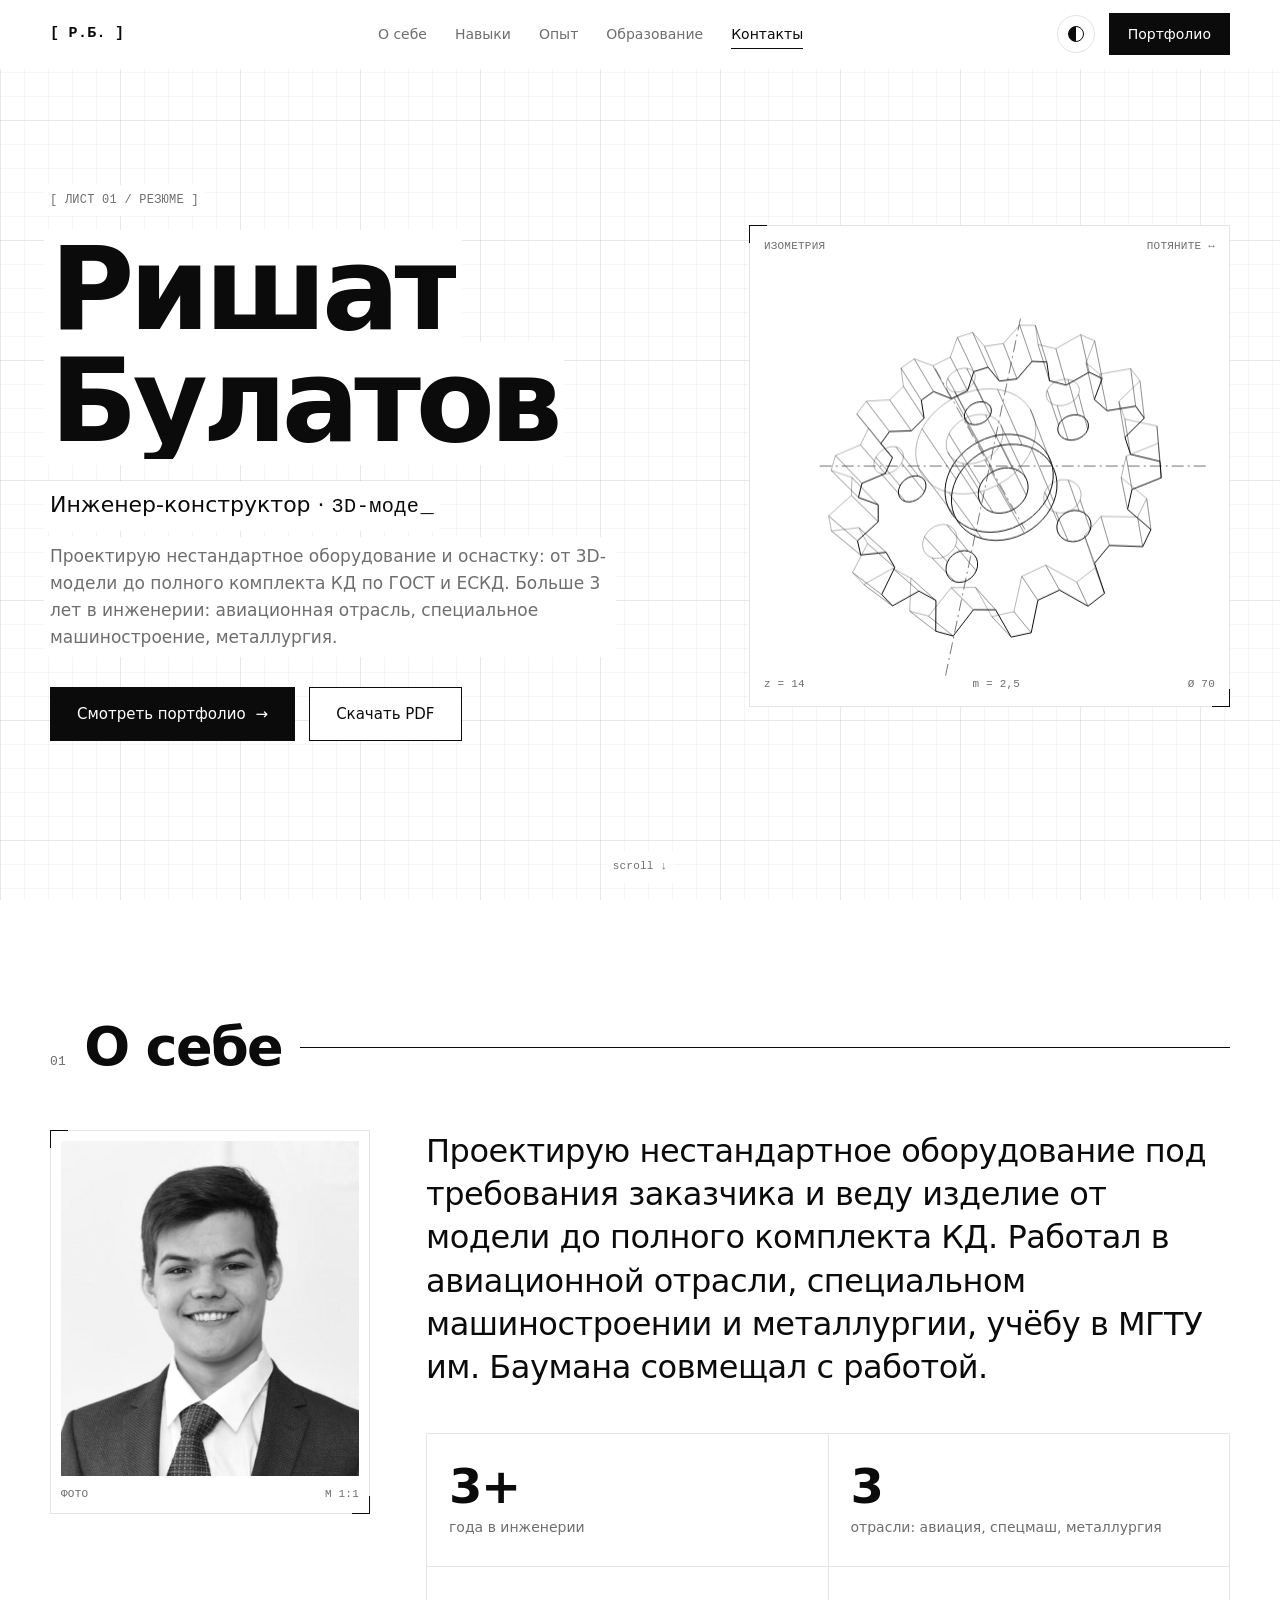
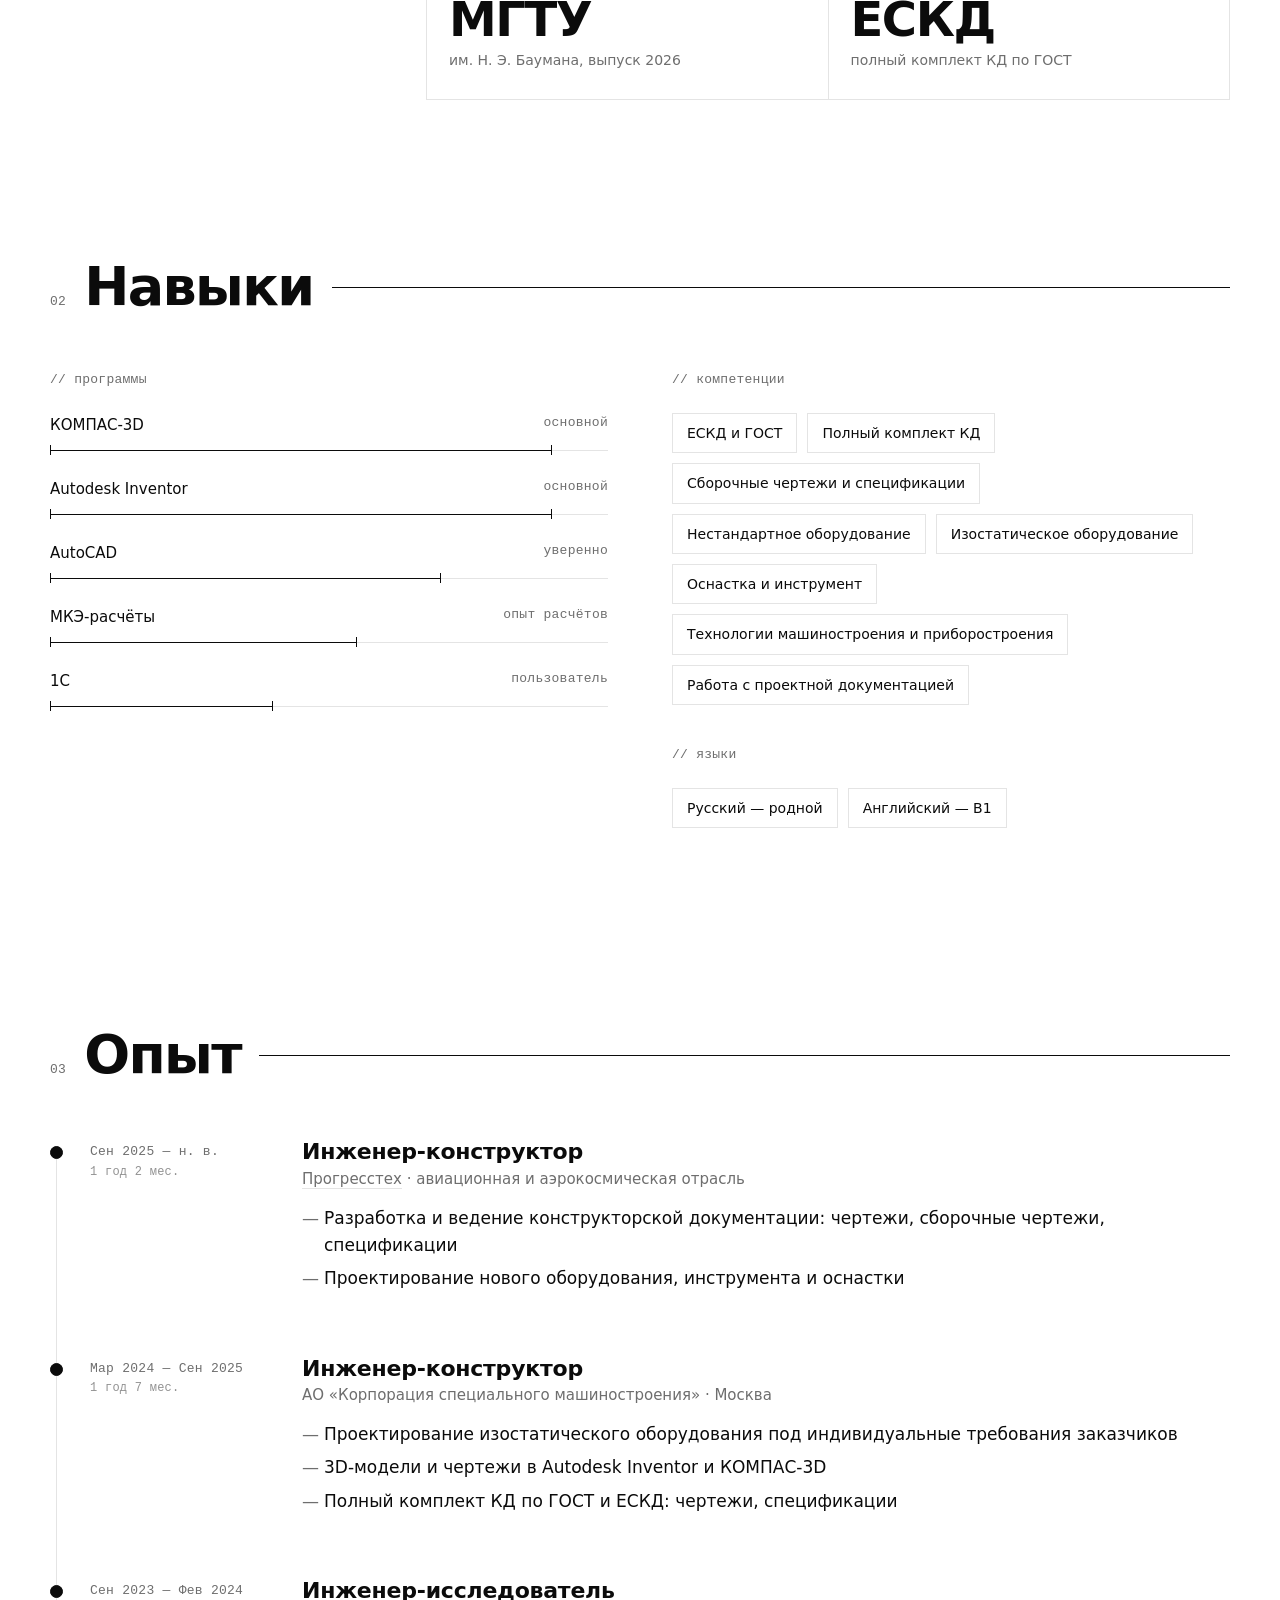
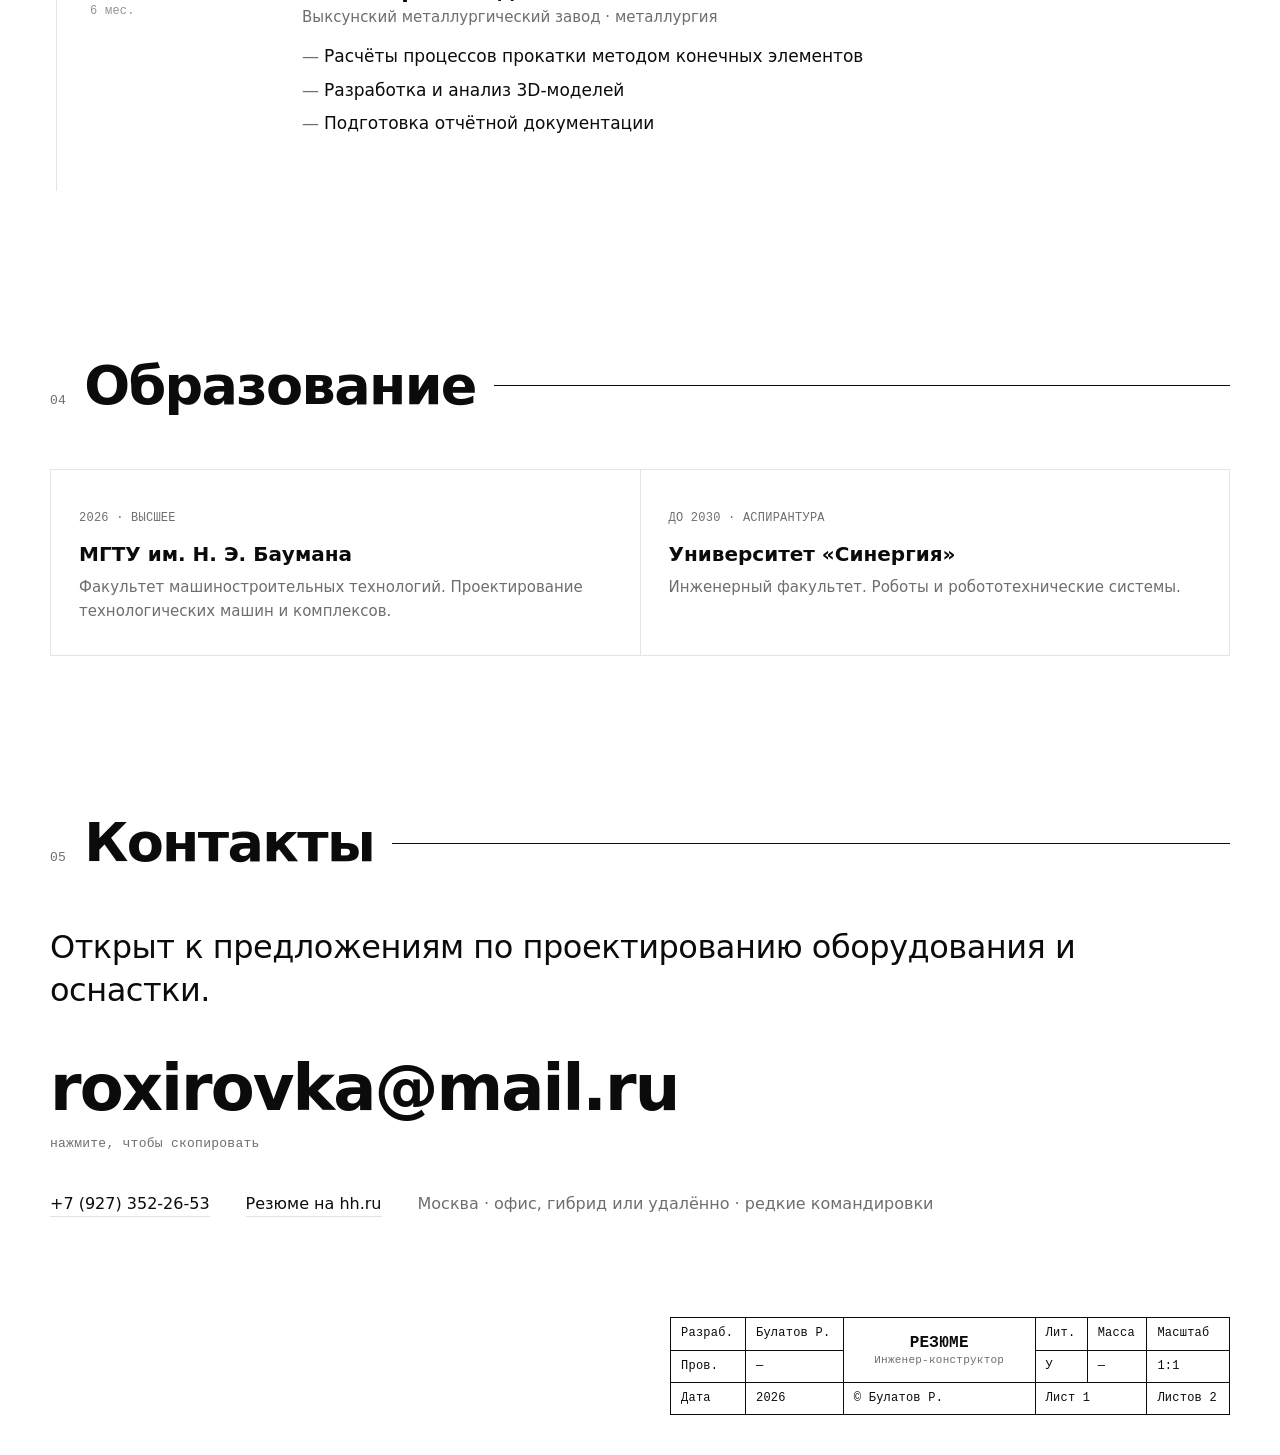
<file: index.html>
<!doctype html>
<html lang="ru">
<head>
<meta charset="utf-8">
<meta name="viewport" content="width=device-width, initial-scale=1">
<title>Ришат Булатов — инженер-конструктор</title>
<meta name="description" content="Ришат Булатов, инженер-конструктор, Москва. Проектирование нестандартного оборудования и оснастки, 3D-моделирование в КОМПАС-3D и Inventor, полный комплект КД по ГОСТ и ЕСКД.">
<meta name="theme-color" content="#ffffff">
<link rel="icon" href="data:image/svg+xml,%3Csvg xmlns='http://www.w3.org/2000/svg' viewBox='0 0 32 32'%3E%3Crect width='32' height='32' fill='%23000'/%3E%3Ccircle cx='16' cy='16' r='8' fill='none' stroke='%23fff' stroke-width='2'/%3E%3Cpath d='M16 3v26M3 16h26' stroke='%23fff'/%3E%3C/svg%3E">
<link rel="stylesheet" href="css/style.css">
<script>(function(d){d.classList.add('js');try{var t=localStorage.getItem('theme');if(t)d.dataset.theme=t;if(sessionStorage.getItem('loaded'))d.classList.add('seen');if(sessionStorage.getItem('trans'))d.classList.add('from-trans','seen')}catch(e){}})(document.documentElement)</script>
</head>
<body>
<a class="skip" href="#main">К содержанию</a>
<div class="shutter" aria-hidden="true"></div>
<div class="spot" aria-hidden="true"></div>
<div class="cross" aria-hidden="true"><i class="cx"></i><i class="cy"></i><span class="coord mono"></span></div>
<div class="progress" aria-hidden="true"></div>

<div class="loader" aria-hidden="true">
  <svg viewBox="0 0 200 124"><rect x="20" y="20" width="160" height="80" pathLength="1000"/><circle cx="62" cy="60" r="18" pathLength="1000"/><circle cx="138" cy="60" r="18" pathLength="1000"/><path class="axis" d="M8 60h184M62 6v108M138 6v108" pathLength="1000"/><path d="M20 118h160M20 113v10M180 113v10" pathLength="1000"/></svg>
  <span class="mono">ЗАГРУЗКА ЧЕРТЕЖА… <b id="ldp">0</b>%</span>
</div>

<header class="nav"><div class="container nav-in">
  <a href="#top" class="logo mono">[ Р.Б. ]</a>
  <nav class="links" aria-label="Разделы">
    <a href="#about">О себе</a><a href="#skills">Навыки</a><a href="#exp">Опыт</a><a href="#edu">Образование</a><a href="#contact">Контакты</a>
  </nav>
  <div class="nav-act">
    <button class="theme-btn" id="theme" aria-label="Сменить тему (клавиша T)" title="Сменить тему (T)"><span></span></button>
    <a href="portfolio.html" class="btn btn-sm magnetic" data-transition>Портфолио</a>
  </div>
</div></header>

<main id="main">
<section class="hero container" id="top">
  <div class="hero-txt">
    <p class="tag mono fade" style="--d:.1s">[ ЛИСТ 01 / РЕЗЮМЕ ]</p>
    <h1 class="name" aria-label="Ришат Булатов"><span class="ln" data-split>Ришат</span><span class="ln" data-split>Булатов</span></h1>
    <p class="role fade" style="--d:.5s">Инженер-конструктор · <span class="typed mono" id="typed" data-words='["3D-моделирование","КД по ГОСТ и ЕСКД","нестандартное оборудование","оснастка и инструмент"]'>3D-моделирование</span><span class="caret mono" aria-hidden="true">_</span></p>
    <p class="lead fade" style="--d:.65s">Проектирую нестандартное оборудование и оснастку: от 3D-модели до полного комплекта КД по ГОСТ и ЕСКД. Больше 3 лет в инженерии: авиационная отрасль, специальное машиностроение, металлургия.</p>
    <div class="hero-btns fade" style="--d:.8s">
      <a href="portfolio.html" class="btn magnetic" data-transition>Смотреть портфолио <span class="arr" aria-hidden="true">→</span></a>
      <button class="btn btn-ghost magnetic" id="print" type="button">Скачать PDF</button>
    </div>
  </div>
  <div class="hero-vis fade" style="--d:.4s">
    <canvas id="gear" aria-hidden="true"></canvas>
    <div class="vis-cap t mono"><span>ИЗОМЕТРИЯ</span><span>ПОТЯНИТЕ ↔</span></div>
    <div class="vis-cap b mono"><span>z = 14</span><span>m = 2,5</span><span>Ø 70</span></div>
  </div>
  <a href="#about" class="scroll-hint mono" aria-label="Прокрутить вниз">scroll ↓</a>
</section>

<section id="about" class="sec container">
  <div class="sec-head reveal"><span class="mono">01</span><h2>О себе</h2><i></i></div>
  <div class="about-grid">
    <figure class="photo reveal"><img src="img/photo.jpg" alt="Ришат Булатов" width="445" height="500" loading="lazy"><figcaption class="mono"><span>ФОТО</span><span>М 1:1</span></figcaption></figure>
    <div class="about-txt">
      <p class="big reveal">Проектирую нестандартное оборудование под требования заказчика и веду изделие от модели до полного комплекта КД. Работал в авиационной отрасли, специальном машиностроении и металлургии, учёбу в МГТУ им. Баумана совмещал с работой.</p>
      <div class="stats" data-stagger>
        <div class="stat reveal"><b data-count="3" data-suffix="+">3+</b><span>года в инженерии</span></div>
        <div class="stat reveal"><b data-count="3">3</b><span>отрасли: авиация, спецмаш, металлургия</span></div>
        <div class="stat reveal"><b>МГТУ</b><span>им. Н. Э. Баумана, выпуск 2026</span></div>
        <div class="stat reveal"><b>ЕСКД</b><span>полный комплект КД по ГОСТ</span></div>
      </div>
    </div>
  </div>
</section>

<section id="skills" class="sec container">
  <div class="sec-head reveal"><span class="mono">02</span><h2>Навыки</h2><i></i></div>
  <div class="skills-grid">
    <div class="reveal" data-stagger><h3 class="h3 mono">// программы</h3><div class="skill"><div class="skill-top"><span>КОМПАС-3D</span><span class="mono">основной</span></div><div class="dim"><i style="--v:90%"></i></div></div><div class="skill"><div class="skill-top"><span>Autodesk Inventor</span><span class="mono">основной</span></div><div class="dim"><i style="--v:90%"></i></div></div><div class="skill"><div class="skill-top"><span>AutoCAD</span><span class="mono">уверенно</span></div><div class="dim"><i style="--v:70%"></i></div></div><div class="skill"><div class="skill-top"><span>МКЭ-расчёты</span><span class="mono">опыт расчётов</span></div><div class="dim"><i style="--v:55%"></i></div></div><div class="skill"><div class="skill-top"><span>1С</span><span class="mono">пользователь</span></div><div class="dim"><i style="--v:40%"></i></div></div></div>
    <div class="reveal">
      <h3 class="h3 mono">// компетенции</h3><ul class="chips"><li>ЕСКД и ГОСТ</li><li>Полный комплект КД</li><li>Сборочные чертежи и спецификации</li><li>Нестандартное оборудование</li><li>Изостатическое оборудование</li><li>Оснастка и инструмент</li><li>Технологии машиностроения и приборостроения</li><li>Работа с проектной документацией</li></ul>
      <h3 class="h3 mono">// языки</h3><ul class="chips"><li>Русский — родной</li><li>Английский — B1</li></ul>
    </div>
  </div>
</section>

<section id="exp" class="sec container">
  <div class="sec-head reveal"><span class="mono">03</span><h2>Опыт</h2><i></i></div>
  <div class="tl"><span class="tl-fill" aria-hidden="true"></span><article class="job reveal"><div class="job-date mono">Сен 2025 — н. в.<small>1 год 2 мес.</small></div><div><h3>Инженер-конструктор</h3><p class="co"><a href="https://www.progresstech.ru" target="_blank" rel="noopener">Прогресстех</a> · авиационная и аэрокосмическая отрасль</p><ul><li>Разработка и ведение конструкторской документации: чертежи, сборочные чертежи, спецификации</li><li>Проектирование нового оборудования, инструмента и оснастки</li></ul></div></article><article class="job reveal"><div class="job-date mono">Мар 2024 — Сен 2025<small>1 год 7 мес.</small></div><div><h3>Инженер-конструктор</h3><p class="co">АО «Корпорация специального машиностроения» · Москва</p><ul><li>Проектирование изостатического оборудования под индивидуальные требования заказчиков</li><li>3D-модели и чертежи в Autodesk Inventor и КОМПАС-3D</li><li>Полный комплект КД по ГОСТ и ЕСКД: чертежи, спецификации</li></ul></div></article><article class="job reveal"><div class="job-date mono">Сен 2023 — Фев 2024<small>6 мес.</small></div><div><h3>Инженер-исследователь</h3><p class="co">Выксунский металлургический завод · металлургия</p><ul><li>Расчёты процессов прокатки методом конечных элементов</li><li>Разработка и анализ 3D-моделей</li><li>Подготовка отчётной документации</li></ul></div></article></div>
</section>

<section id="edu" class="sec container">
  <div class="sec-head reveal"><span class="mono">04</span><h2>Образование</h2><i></i></div>
  <div class="edu-grid" data-stagger>
    <div class="card reveal"><span class="mono">2026 · ВЫСШЕЕ</span><h3>МГТУ им. Н. Э. Баумана</h3><p>Факультет машиностроительных технологий. Проектирование технологических машин и комплексов.</p></div>
    <div class="card reveal"><span class="mono">ДО 2030 · АСПИРАНТУРА</span><h3>Университет «Синергия»</h3><p>Инженерный факультет. Роботы и робототехнические системы.</p></div>
  </div>
</section>

<section id="contact" class="sec container contact">
  <div class="sec-head reveal"><span class="mono">05</span><h2>Контакты</h2><i></i></div>
  <p class="big reveal">Открыт к предложениям по проектированию оборудования и оснастки.</p>
  <button class="email reveal" type="button" data-copy="roxirovka@mail.ru"><span>roxirovka@mail.ru</span><small class="mono">нажмите, чтобы скопировать</small></button>
  <div class="contact-links reveal">
    <a href="tel:+79273522653">+7 (927) 352-26-53</a>
    <a href="https://hh.ru/" target="_blank" rel="noopener">Резюме на hh.ru</a>
    <span>Москва · офис, гибрид или удалённо · редкие командировки</span>
  </div>
</section>
</main>
<footer class="container"><div class="stamp-wrap"><table class="stamp mono" aria-label="Основная надпись">
<tr><td>Разраб.</td><td>Булатов Р.</td><td rowspan="2" class="st">РЕЗЮМЕ<small>Инженер-конструктор</small></td><td>Лит.</td><td>Масса</td><td>Масштаб</td></tr>
<tr><td>Пров.</td><td>—</td><td>У</td><td>—</td><td>1:1</td></tr>
<tr><td>Дата</td><td data-year>2026</td><td>© Булатов Р.</td><td colspan="2">Лист 1</td><td>Листов 2</td></tr>
</table></div></footer>
<div class="toast mono" role="status" aria-live="polite"></div>
<script src="js/main.js"></script>
</body>
</html>
</file>
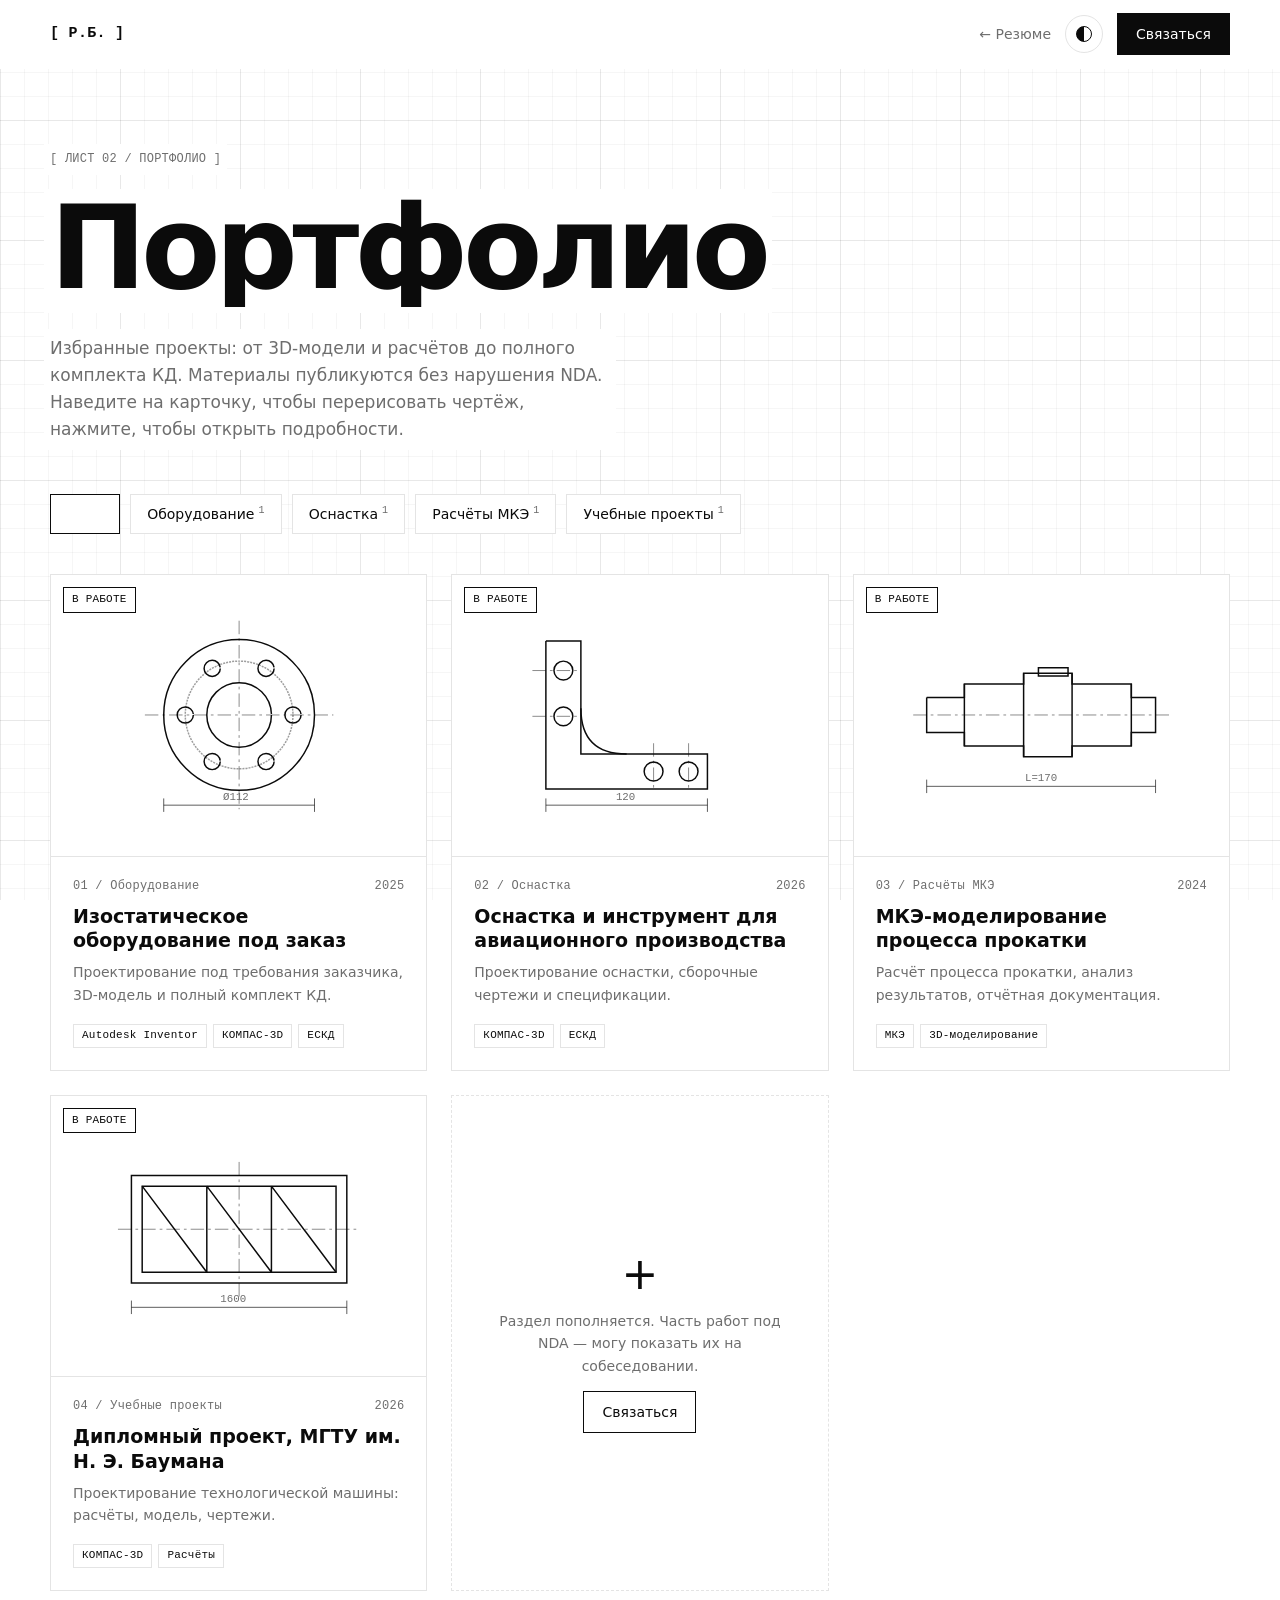
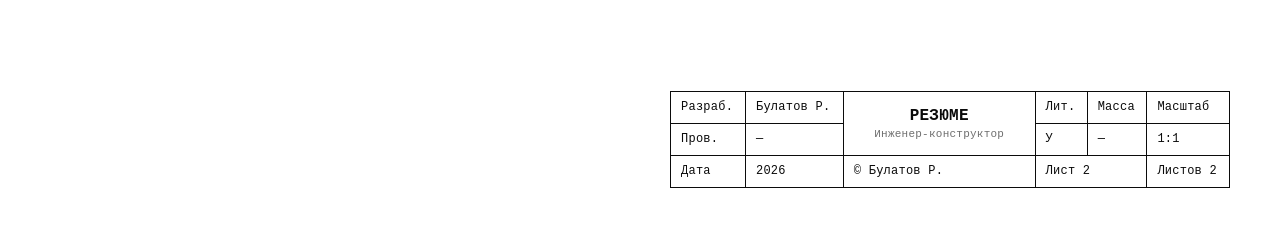
<file: portfolio.html>
<!doctype html>
<html lang="ru">
<head>
<meta charset="utf-8">
<meta name="viewport" content="width=device-width, initial-scale=1">
<title>Портфолио — Ришат Булатов, инженер-конструктор</title>
<meta name="description" content="Портфолио инженера-конструктора Ришата Булатова: нестандартное оборудование, оснастка, расчёты МКЭ.">
<meta name="theme-color" content="#ffffff">
<link rel="icon" href="data:image/svg+xml,%3Csvg xmlns='http://www.w3.org/2000/svg' viewBox='0 0 32 32'%3E%3Crect width='32' height='32' fill='%23000'/%3E%3Ccircle cx='16' cy='16' r='8' fill='none' stroke='%23fff' stroke-width='2'/%3E%3Cpath d='M16 3v26M3 16h26' stroke='%23fff'/%3E%3C/svg%3E">
<link rel="stylesheet" href="css/style.css">
<script>(function(d){d.classList.add('js');try{var t=localStorage.getItem('theme');if(t)d.dataset.theme=t;if(sessionStorage.getItem('loaded'))d.classList.add('seen');if(sessionStorage.getItem('trans'))d.classList.add('from-trans','seen')}catch(e){}})(document.documentElement)</script>
</head>
<body>
<a class="skip" href="#main">К содержанию</a>
<div class="shutter" aria-hidden="true"></div>
<div class="spot" aria-hidden="true"></div>
<div class="cross" aria-hidden="true"><i class="cx"></i><i class="cy"></i><span class="coord mono"></span></div>
<div class="progress" aria-hidden="true"></div>

<header class="nav"><div class="container nav-in">
  <a href="index.html" class="logo mono" data-transition>[ Р.Б. ]</a>
  <div class="nav-act">
    <a href="index.html" class="back" data-transition>← Резюме</a>
    <button class="theme-btn" id="theme" aria-label="Сменить тему (клавиша T)" title="Сменить тему (T)"><span></span></button>
    <a href="index.html#contact" class="btn btn-sm magnetic" data-transition>Связаться</a>
  </div>
</div></header>

<main id="main" class="container">
  <section class="p-hero">
    <p class="tag mono fade" style="--d:.1s">[ ЛИСТ 02 / ПОРТФОЛИО ]</p>
    <h1 class="name" aria-label="Портфолио"><span class="ln" data-split>Портфолио</span></h1>
    <p class="lead fade" style="--d:.5s">Избранные проекты: от 3D-модели и расчётов до полного комплекта КД. Материалы публикуются без нарушения NDA. Наведите на карточку, чтобы перерисовать чертёж, нажмите, чтобы открыть подробности.</p>
  </section>
  <div class="filters fade" style="--d:.65s" id="filters" role="group" aria-label="Фильтр по категориям"></div>
  <div class="grid" id="grid"></div>
</main>
<footer class="container"><div class="stamp-wrap"><table class="stamp mono" aria-label="Основная надпись">
<tr><td>Разраб.</td><td>Булатов Р.</td><td rowspan="2" class="st">РЕЗЮМЕ<small>Инженер-конструктор</small></td><td>Лит.</td><td>Масса</td><td>Масштаб</td></tr>
<tr><td>Пров.</td><td>—</td><td>У</td><td>—</td><td>1:1</td></tr>
<tr><td>Дата</td><td data-year>2026</td><td>© Булатов Р.</td><td colspan="2">Лист 2</td><td>Листов 2</td></tr>
</table></div></footer>
<div class="toast mono" role="status" aria-live="polite"></div>

<div class="modal" id="modal" aria-hidden="true">
  <div class="modal-bg"></div>
  <div class="modal-box" role="dialog" aria-modal="true" aria-labelledby="modal-title">
    <button class="modal-close" type="button" aria-label="Закрыть">×</button>
    <div class="modal-img"></div>
    <div class="modal-body"></div>
  </div>
</div>
<script src="js/portfolio.js"></script>
<script src="js/main.js"></script>
</body>
</html>
</file>
<file: css/style.css>
:root{--bg:#fff;--fg:#0b0b0b;--mute:#6e6e6e;--line:#e4e4e4;--grid:rgba(0,0,0,.036);--grid2:rgba(0,0,0,.06);--ease:cubic-bezier(.7,0,.2,1);--max:1180px}
[data-theme=dark]{--bg:#0a0a0a;--fg:#f2f2f2;--mute:#8d8d8d;--line:#232323;--grid:rgba(255,255,255,.032);--grid2:rgba(255,255,255,.056)}
*,*::before,*::after{box-sizing:border-box;margin:0;padding:0}
html{scroll-behavior:smooth;-webkit-text-size-adjust:100%}
body{font-family:Inter,system-ui,-apple-system,"Segoe UI",Roboto,Arial,sans-serif;background:var(--bg);color:var(--fg);line-height:1.6;font-size:17px;-webkit-font-smoothing:antialiased;transition:background-color .5s,color .5s;overflow-x:hidden}
::selection{background:var(--fg);color:var(--bg)}
a{color:inherit;text-decoration:none}
button{font:inherit;color:inherit;background:none;border:0;cursor:pointer}
.mono{font-family:ui-monospace,SFMono-Regular,"JetBrains Mono",Consolas,"Liberation Mono",monospace;letter-spacing:.02em}
.container{width:min(var(--max),100% - 48px);margin-inline:auto}
:focus-visible{outline:1.5px dashed var(--fg);outline-offset:4px}
.skip{position:absolute;left:-999px;top:8px}.skip:focus{left:16px;z-index:200;background:var(--fg);color:var(--bg);padding:8px 12px}

/* Сетка-миллиметровка + подсветка у курсора */
body::before,.spot{content:"";position:fixed;inset:0;pointer-events:none;z-index:-1;background-image:linear-gradient(var(--grid) 1px,transparent 1px),linear-gradient(90deg,var(--grid) 1px,transparent 1px),linear-gradient(var(--grid2) 1px,transparent 1px),linear-gradient(90deg,var(--grid2) 1px,transparent 1px);background-size:24px 24px,24px 24px,120px 120px,120px 120px}
.spot{--mx:50%;--my:50%;--grid:rgba(0,0,0,.104);--grid2:rgba(0,0,0,.176);-webkit-mask-image:radial-gradient(circle 240px at var(--mx) var(--my),#000,transparent 70%);mask-image:radial-gradient(circle 240px at var(--mx) var(--my),#000,transparent 70%);opacity:0;transition:opacity .4s}
[data-theme=dark] .spot{--grid:rgba(255,255,255,.088);--grid2:rgba(255,255,255,.16)}
.spot.on{opacity:1}

/* Курсор-перекрестие с координатами */
.cross{position:fixed;inset:0;pointer-events:none;z-index:90;opacity:0;transition:opacity .3s}
.cross.on{opacity:1}
.cx,.cy{position:absolute;top:0;left:0;background:var(--fg);opacity:.12}
.cx{width:100%;height:1px}.cy{height:100%;width:1px}
.coord{position:absolute;left:0;top:0;font-size:11px;color:var(--mute);white-space:pre}
@media (pointer:coarse){.cross,.spot{display:none}}

.progress{position:fixed;top:0;left:0;height:2px;width:100%;background:var(--fg);transform-origin:0 50%;transform:scaleX(0);z-index:120}

/* Переход между страницами */
.shutter{position:fixed;inset:0;background:var(--fg);z-index:150;transform:scaleY(0);transform-origin:50% 100%;pointer-events:none}
.from-trans .shutter{transform:scaleY(1)}
.shutter.enter{animation:shIn .55s var(--ease) forwards}
.shutter.leave{transform:scaleY(1);transform-origin:50% 0;animation:shOut .75s var(--ease) .05s forwards}
@keyframes shIn{to{transform:scaleY(1)}}
@keyframes shOut{to{transform:scaleY(0)}}

/* Прелоадер */
.loader{display:none}
.js .loader{display:grid;position:fixed;inset:0;z-index:160;background:var(--bg);place-items:center;align-content:center;gap:18px;transition:opacity .6s,visibility .6s}
.js.seen .loader{display:none}
.loader svg{width:min(260px,60vw);overflow:visible}
.loader svg *{fill:none;stroke:var(--fg);stroke-width:1.2;stroke-dasharray:1000;stroke-dashoffset:1000;animation:draw 1.3s var(--ease) forwards}
.loader svg circle{animation-delay:.3s}
.loader svg .axis{stroke-width:.6;animation-delay:.55s}
.loader span{font-size:12px;color:var(--mute)}
.loader.done{opacity:0;visibility:hidden}
@keyframes draw{to{stroke-dashoffset:0}}

/* Навигация */
.nav{position:fixed;top:0;left:0;right:0;z-index:100;transition:background .4s,border-color .4s;border-bottom:1px solid transparent}
.nav.solid{background:color-mix(in srgb,var(--bg) 82%,transparent);backdrop-filter:blur(10px);-webkit-backdrop-filter:blur(10px);border-color:var(--line)}
.nav-in{display:flex;align-items:center;justify-content:space-between;height:68px;gap:24px}
.logo{font-weight:600;font-size:15px}
.links{display:flex;gap:28px;font-size:14px}
.links a,.back{position:relative;color:var(--mute);transition:color .3s;font-size:14px}
.links a::after,.back::after{content:"";position:absolute;left:0;bottom:-4px;height:1px;width:100%;background:var(--fg);transform:scaleX(0);transform-origin:right;transition:transform .4s var(--ease)}
.links a:hover,.links a.active,.back:hover{color:var(--fg)}
.links a:hover::after,.links a.active::after,.back:hover::after{transform:scaleX(1);transform-origin:left}
.nav-act{display:flex;align-items:center;gap:14px}
.theme-btn{width:38px;height:38px;border:1px solid var(--line);border-radius:50%;display:grid;place-items:center;transition:border-color .3s,transform .6s var(--ease)}
.theme-btn:hover{border-color:var(--fg);transform:rotate(180deg)}
.theme-btn span{width:16px;height:16px;border-radius:50%;border:1.5px solid var(--fg);background:linear-gradient(90deg,var(--fg) 50%,transparent 50%)}
@media (max-width:860px){.links{display:none}}

/* Кнопки */
.btn{position:relative;display:inline-flex;align-items:center;gap:10px;padding:14px 26px;border:1px solid var(--fg);font-size:15px;font-weight:500;overflow:hidden;isolation:isolate;background:var(--fg);color:var(--bg);transition:color .45s var(--ease),transform .3s ease-out}
.btn::before{content:"";position:absolute;inset:0;background:var(--bg);transform:translateY(101%);transition:transform .45s var(--ease);z-index:-1}
.btn:hover{color:var(--fg)}
.btn:hover::before{transform:none}
.btn-ghost{background:transparent;color:var(--fg)}
.btn-ghost::before{background:var(--fg)}
.btn-ghost:hover{color:var(--bg)}
.btn-sm{padding:9px 18px;font-size:14px}
.arr{display:inline-block;transition:transform .4s var(--ease)}
.btn:hover .arr{transform:translateX(5px)}

/* Первый экран */
.hero{min-height:100vh;min-height:100svh;display:grid;grid-template-columns:1.15fr .85fr;align-items:center;gap:48px;padding-top:96px;padding-bottom:64px;position:relative}
.tag{font-size:12px;color:var(--mute);margin-bottom:26px}
.name{font-size:clamp(56px,9vw,128px);line-height:.92;font-weight:700;letter-spacing:-.045em;margin-bottom:28px}
.name .ln{display:block;overflow:hidden;padding-bottom:.05em}
.name .ch{display:inline-block;transform:translateY(110%);animation:up .9s var(--ease) forwards paused;animation-delay:calc(var(--i) * 35ms + 100ms)}
.ready .name .ch{animation-play-state:running}
@keyframes up{to{transform:none}}
.js .fade{opacity:0;transform:translateY(14px);transition:opacity .8s var(--ease),transform .8s var(--ease);transition-delay:var(--d,0s)}
.ready .fade{opacity:1;transform:none}
.role{font-size:clamp(18px,2vw,22px);margin-bottom:18px}
.typed{font-size:.92em}
.caret{animation:blink 1s steps(1) infinite;margin-left:1px}
@keyframes blink{50%{opacity:0}}
.lead{color:var(--mute);max-width:560px;margin-bottom:36px}
.hero-btns{display:flex;flex-wrap:wrap;gap:14px}
.hero-vis{position:relative;aspect-ratio:1;border:1px solid var(--line)}
.hero-vis::before,.hero-vis::after{content:"";position:absolute;width:18px;height:18px;border:solid var(--fg);pointer-events:none}
.hero-vis::before{top:-1px;left:-1px;border-width:1.5px 0 0 1.5px}
.hero-vis::after{bottom:-1px;right:-1px;border-width:0 1.5px 1.5px 0}
#gear{width:100%;height:100%;display:block;cursor:grab;touch-action:pan-y}
.vis-cap{position:absolute;left:14px;right:14px;display:flex;justify-content:space-between;font-size:11px;color:var(--mute);pointer-events:none}
.vis-cap.b{bottom:12px}.vis-cap.t{top:12px}
.scroll-hint{position:absolute;left:50%;bottom:24px;transform:translateX(-50%);font-size:11px;color:var(--mute);animation:bob 2s ease-in-out infinite}
@keyframes bob{50%{transform:translate(-50%,6px)}}
@media (max-width:900px){.hero{grid-template-columns:1fr;padding-top:110px}.hero-vis{max-width:420px;width:100%;justify-self:center}.scroll-hint{display:none}}

/* Секции */
.sec{padding:120px 0 40px}
.sec-head{display:flex;align-items:baseline;gap:18px;margin-bottom:56px}
.sec-head span{font-size:13px;color:var(--mute)}
.sec-head h2{font-size:clamp(32px,4.5vw,54px);letter-spacing:-.03em;line-height:1;font-weight:700;white-space:nowrap}
.sec-head i{flex:1;height:1px;background:var(--fg);align-self:center;transform-origin:left;transition:transform 1.2s var(--ease) .2s}
.js .sec-head i{transform:scaleX(0)}
.js .sec-head.in i{transform:none}
.js .reveal{opacity:0;transform:translateY(28px);transition:opacity .9s var(--ease),transform .9s var(--ease);transition-delay:var(--d,0s)}
.js .reveal.in{opacity:1;transform:none}

.about-grid{display:grid;grid-template-columns:1.2fr 1fr;gap:64px;align-items:start}
.big{font-size:clamp(22px,2.6vw,32px);line-height:1.35;letter-spacing:-.015em;font-weight:500}
.stats{display:grid;grid-template-columns:1fr 1fr;border-top:1px solid var(--line);border-left:1px solid var(--line)}
.stat{padding:26px 22px;border-right:1px solid var(--line);border-bottom:1px solid var(--line);transition:background .4s,color .4s}
.stat:hover{background:var(--fg);color:var(--bg)}
.stat b{display:block;font-size:clamp(34px,4vw,48px);font-weight:700;letter-spacing:-.03em;line-height:1.1;font-variant-numeric:tabular-nums}
.stat span{font-size:14px;color:var(--mute)}
.stat:hover span{color:inherit;opacity:.7}
@media(max-width:860px){.about-grid{grid-template-columns:1fr;gap:40px}}

/* Навыки: шкалы в виде размерных линий */
.skills-grid{display:grid;grid-template-columns:1fr 1fr;gap:64px}
.h3{font-size:13px;color:var(--mute);font-weight:400;margin-bottom:22px}
.skill{margin-bottom:22px}
.skill-top{display:flex;justify-content:space-between;font-size:15px;margin-bottom:8px}
.skill-top .mono{color:var(--mute);font-size:13px}
.dim{position:relative;height:10px}
.dim::before{content:"";position:absolute;left:0;right:0;top:50%;height:1px;background:var(--line)}
.dim::after{content:"";position:absolute;left:0;top:0;bottom:0;width:1px;background:var(--fg)}
.dim i{position:absolute;left:0;top:0;bottom:0;width:var(--v);transition:width 1.4s var(--ease) var(--d,0s)}
.js .dim i{width:0}
.js .in .dim i{width:var(--v)}
.dim i::before{content:"";position:absolute;left:0;right:0;top:50%;height:1px;background:var(--fg)}
.dim i::after{content:"";position:absolute;right:0;top:0;bottom:0;width:1px;background:var(--fg)}
.chips{display:flex;flex-wrap:wrap;gap:10px;list-style:none;margin-bottom:40px}
.chips li{border:1px solid var(--line);padding:8px 14px;font-size:14px;transition:border-color .3s,background .3s,color .3s}
.chips li:hover{border-color:var(--fg);background:var(--fg);color:var(--bg)}
@media(max-width:860px){.skills-grid{grid-template-columns:1fr;gap:24px}}

/* Опыт */
.tl{position:relative;padding-left:40px}
.tl::before{content:"";position:absolute;left:6px;top:8px;bottom:8px;width:1px;background:var(--line)}
.tl-fill{position:absolute;left:6px;top:8px;width:1px;background:var(--fg);height:0}
.job{position:relative;padding-bottom:56px;display:grid;grid-template-columns:180px 1fr;gap:32px}
.job::before{content:"";position:absolute;left:-40px;top:8px;width:13px;height:13px;border:1px solid var(--fg);background:var(--bg);border-radius:50%;transition:background .4s .3s}
.job.in::before{background:var(--fg)}
.job-date{font-size:13px;color:var(--mute);padding-top:4px}
.job h3{font-size:22px;letter-spacing:-.01em;line-height:1.3}
.job .co{color:var(--mute);margin-bottom:14px;font-size:15px}
.job ul{list-style:none}
.job li{position:relative;padding-left:22px;margin-bottom:6px}
.job li::before{content:"—";position:absolute;left:0;color:var(--mute)}
@media(max-width:700px){.job{grid-template-columns:1fr;gap:6px}}

/* Образование */
.edu-grid{display:grid;grid-template-columns:repeat(auto-fit,minmax(280px,1fr));border-top:1px solid var(--line);border-left:1px solid var(--line)}
.card{padding:32px 28px;border-right:1px solid var(--line);border-bottom:1px solid var(--line);position:relative;overflow:hidden;isolation:isolate;transition:color .45s}
.card::before{content:"";position:absolute;inset:0;background:var(--fg);transform:scaleY(0);transform-origin:bottom;transition:transform .5s var(--ease);z-index:-1}
.card:hover{color:var(--bg)}.card:hover::before{transform:none}
.card .mono{font-size:12px;color:var(--mute);transition:color .45s}
.card h3{font-size:20px;margin:12px 0 8px;line-height:1.3}
.card p{color:var(--mute);font-size:15px;transition:color .45s}
.card:hover .mono,.card:hover p{color:inherit;opacity:.75}

/* Контакты */
.contact{padding-bottom:100px}
.email{display:block;text-align:left;margin:40px 0 36px;max-width:100%}
.email span{display:inline-block;font-size:clamp(24px,5.4vw,64px);font-weight:600;letter-spacing:-.03em;line-height:1.15;background:linear-gradient(var(--fg),var(--fg)) 0 100%/0 2px no-repeat;transition:background-size .6s var(--ease);overflow-wrap:anywhere}
.email:hover span{background-size:100% 2px}
.email small{display:block;color:var(--mute);font-size:13px;margin-top:8px}
.contact-links{display:flex;flex-wrap:wrap;gap:12px 36px;font-size:16px}
.contact-links a{border-bottom:1px solid var(--line);transition:border-color .3s}
.contact-links a:hover{border-color:var(--fg)}
.contact-links span{color:var(--mute)}

/* Основная надпись (штамп) */
footer{padding-bottom:40px}
.stamp-wrap{overflow-x:auto;display:flex;justify-content:flex-end}
.stamp{border-collapse:collapse;font-size:12px;min-width:560px}
.stamp td{border:1px solid var(--fg);padding:6px 10px;white-space:nowrap}
.stamp .st{text-align:center;font-size:16px;font-weight:600;padding:6px 28px;line-height:1.3}
.stamp .st small{display:block;font-weight:400;font-size:11px;color:var(--mute)}

.toast{position:fixed;left:50%;bottom:28px;transform:translate(-50%,20px);background:var(--fg);color:var(--bg);padding:12px 20px;font-size:14px;opacity:0;pointer-events:none;transition:.4s var(--ease);z-index:130}
.toast.show{opacity:1;transform:translate(-50%,0)}

/* ===== Портфолио ===== */
.p-hero{padding:150px 0 50px}
.p-hero .lead{margin:0}
.filters{display:flex;flex-wrap:wrap;gap:10px;margin-bottom:40px}
.chip{border:1px solid var(--line);padding:8px 16px;font-size:14px;transition:background .3s,color .3s,border-color .3s}
.chip:hover{border-color:var(--fg)}
.chip[aria-pressed=true]{background:var(--fg);color:var(--bg);border-color:var(--fg)}
.chip sup{font-size:10px;margin-left:4px;opacity:.6}
.grid{display:grid;grid-template-columns:repeat(auto-fill,minmax(min(320px,100%),1fr));gap:24px;padding-bottom:100px}
.proj{position:relative;border:1px solid var(--line);display:flex;flex-direction:column;background:var(--bg);transition:border-color .3s,opacity .9s var(--ease),transform .9s var(--ease)}
.proj:hover,.proj:focus-within{border-color:var(--fg)}
.proj.hide{display:none}
.proj.pop{animation:pop .6s var(--ease)}
@keyframes pop{from{opacity:0;transform:translateY(16px)}}
.proj-img{aspect-ratio:4/3;border-bottom:1px solid var(--line);position:relative;overflow:hidden;display:grid;place-items:center}
.proj-img img{width:100%;height:100%;object-fit:cover;filter:grayscale(1);transition:filter .6s,transform .8s var(--ease)}
.proj:hover .proj-img img{filter:none;transform:scale(1.04)}
.proj-img svg,.modal-img svg{width:72%;height:72%;overflow:visible}
svg.dw *{fill:none;stroke:var(--fg);stroke-width:1.1}
svg.dw .ax{stroke-dasharray:10 3 2 3;opacity:.5;stroke-width:.7}
svg.dw .dm{stroke-width:.7;opacity:.7}
svg.dw text{fill:var(--mute);stroke:none;font:8px ui-monospace,Consolas,monospace}
svg.dw .dr{stroke-dasharray:1000;stroke-dashoffset:0}
.proj:hover svg.dw .dr{animation:redraw 1.6s var(--ease)}
@keyframes redraw{from{stroke-dashoffset:1000}}
.badge{position:absolute;top:12px;left:12px;font-size:11px;border:1px solid var(--fg);padding:3px 8px;background:var(--bg)}
.proj-body{padding:20px 22px 22px;display:flex;flex-direction:column;gap:8px;flex:1}
.proj-meta{display:flex;justify-content:space-between;font-size:12px;color:var(--mute)}
.proj h3{font-size:19px;line-height:1.3}
.proj-open{text-align:left}
.proj-open::after{content:"";position:absolute;inset:0}
.proj p{font-size:14px;color:var(--mute)}
.tags{display:flex;flex-wrap:wrap;gap:6px;margin-top:auto;padding-top:10px}
.tags span{font-size:11px;border:1px solid var(--line);padding:2px 8px}
.proj.cta{border-style:dashed;justify-content:center;align-items:center;min-height:320px;text-align:center;padding:30px;gap:14px}
.proj.cta .plus{font-size:44px;line-height:1;font-weight:200}

.modal{position:fixed;inset:0;z-index:140;display:grid;place-items:center;padding:24px;visibility:hidden;opacity:0;transition:opacity .4s,visibility .4s}
.modal.open{visibility:visible;opacity:1}
.modal-bg{position:absolute;inset:0;background:color-mix(in srgb,var(--bg) 70%,transparent);backdrop-filter:blur(6px);-webkit-backdrop-filter:blur(6px)}
.modal-box{position:relative;background:var(--bg);border:1px solid var(--fg);width:min(860px,100%);max-height:90vh;overflow:auto;transform:translateY(30px);transition:transform .5s var(--ease)}
.modal.open .modal-box{transform:none}
.modal-close{position:absolute;top:12px;right:12px;width:40px;height:40px;border:1px solid var(--line);font-size:20px;z-index:2;background:var(--bg)}
.modal-close:hover{border-color:var(--fg)}
.modal-img{aspect-ratio:16/9;border-bottom:1px solid var(--line);display:grid;place-items:center;overflow:hidden}
.modal-img img{width:100%;height:100%;object-fit:cover}
.modal-body{padding:28px}
.modal-body h2{font-size:28px;letter-spacing:-.02em;margin:6px 0 12px;line-height:1.2}
.modal-body dl{display:grid;grid-template-columns:max-content 1fr;gap:6px 20px;margin-top:20px;font-size:14px}
.modal-body dt{color:var(--mute)}

@media (prefers-reduced-motion:reduce){*,*::before,*::after{animation-duration:.01ms!important;animation-iteration-count:1!important;transition-duration:.01ms!important;scroll-behavior:auto!important}}

/* Печать / сохранение в PDF */
@media print{
 :root,[data-theme=dark]{--bg:#fff;--fg:#000;--mute:#444;--line:#bbb}
 .nav,.cross,.spot,.progress,.shutter,.loader,.hero-vis,.scroll-hint,.hero-btns,.toast,.caret,body::before{display:none!important}
 body{font-size:12px}
 .js .reveal,.js .fade{opacity:1!important;transform:none!important}
 .dim i{width:var(--v)!important;transition:none!important}
 .name .ch{transform:none!important;animation:none!important}
 .hero{min-height:0;display:block;padding:0}
 .name{font-size:44px;margin-bottom:10px}
 .sec{padding:22px 0 0}
 .sec-head{margin-bottom:14px}.sec-head i{transform:none!important}
 .job{padding-bottom:14px;break-inside:avoid}
 .container{width:100%}
 .email{margin:10px 0}.email small{display:none}
 .big{font-size:16px}
}

/* ===== Непрозрачные подложки под текстом и элементами (сетка не мешает читать) ===== */
.nav,.nav.solid{background:var(--bg);backdrop-filter:none;-webkit-backdrop-filter:none}
.tag,.name .ln,.role,.lead,.big,.h3,.sec-head span,.sec-head h2,.skill,.job-date,.job>div,.email,
.contact-links a,.contact-links span,.vis-cap span,.scroll-hint,.back,.logo,.links a,.photo figcaption span{
  background-color:var(--bg);box-shadow:0 0 0 6px var(--bg)}
.tag,.name .ln,.role,.h3,.email{width:fit-content;max-width:100%}
.hero-vis,.stat,.card,.chip,.chips li,.btn-ghost,.theme-btn,.stamp,.filters .chip{background-color:var(--bg)}
.job-date small{display:block;font-size:12px;opacity:.75}
.co a{border-bottom:1px solid var(--line);transition:border-color .3s}.co a:hover{border-color:var(--fg)}

/* ===== Фото ===== */
.about-grid{grid-template-columns:minmax(220px,320px) 1fr;gap:56px}
.about-txt .stats{margin-top:44px}
.photo{position:relative;border:1px solid var(--line);background:var(--bg);padding:10px}
.photo::before,.photo::after{content:"";position:absolute;width:18px;height:18px;border:solid var(--fg);pointer-events:none}
.photo::before{top:-1px;left:-1px;border-width:1.5px 0 0 1.5px}
.photo::after{bottom:-1px;right:-1px;border-width:0 1.5px 1.5px 0}
.photo img{display:block;width:100%;height:auto;aspect-ratio:445/500;object-fit:cover;filter:grayscale(1) contrast(1.05);transition:filter .8s var(--ease)}
.photo:hover img{filter:none}
.photo figcaption{display:flex;justify-content:space-between;font-size:11px;color:var(--mute);margin-top:10px}
@media(max-width:860px){.about-grid{grid-template-columns:1fr;gap:40px}.photo{max-width:320px}}
@media print{.photo img{filter:none}.about-grid{grid-template-columns:200px 1fr}}
</file>
